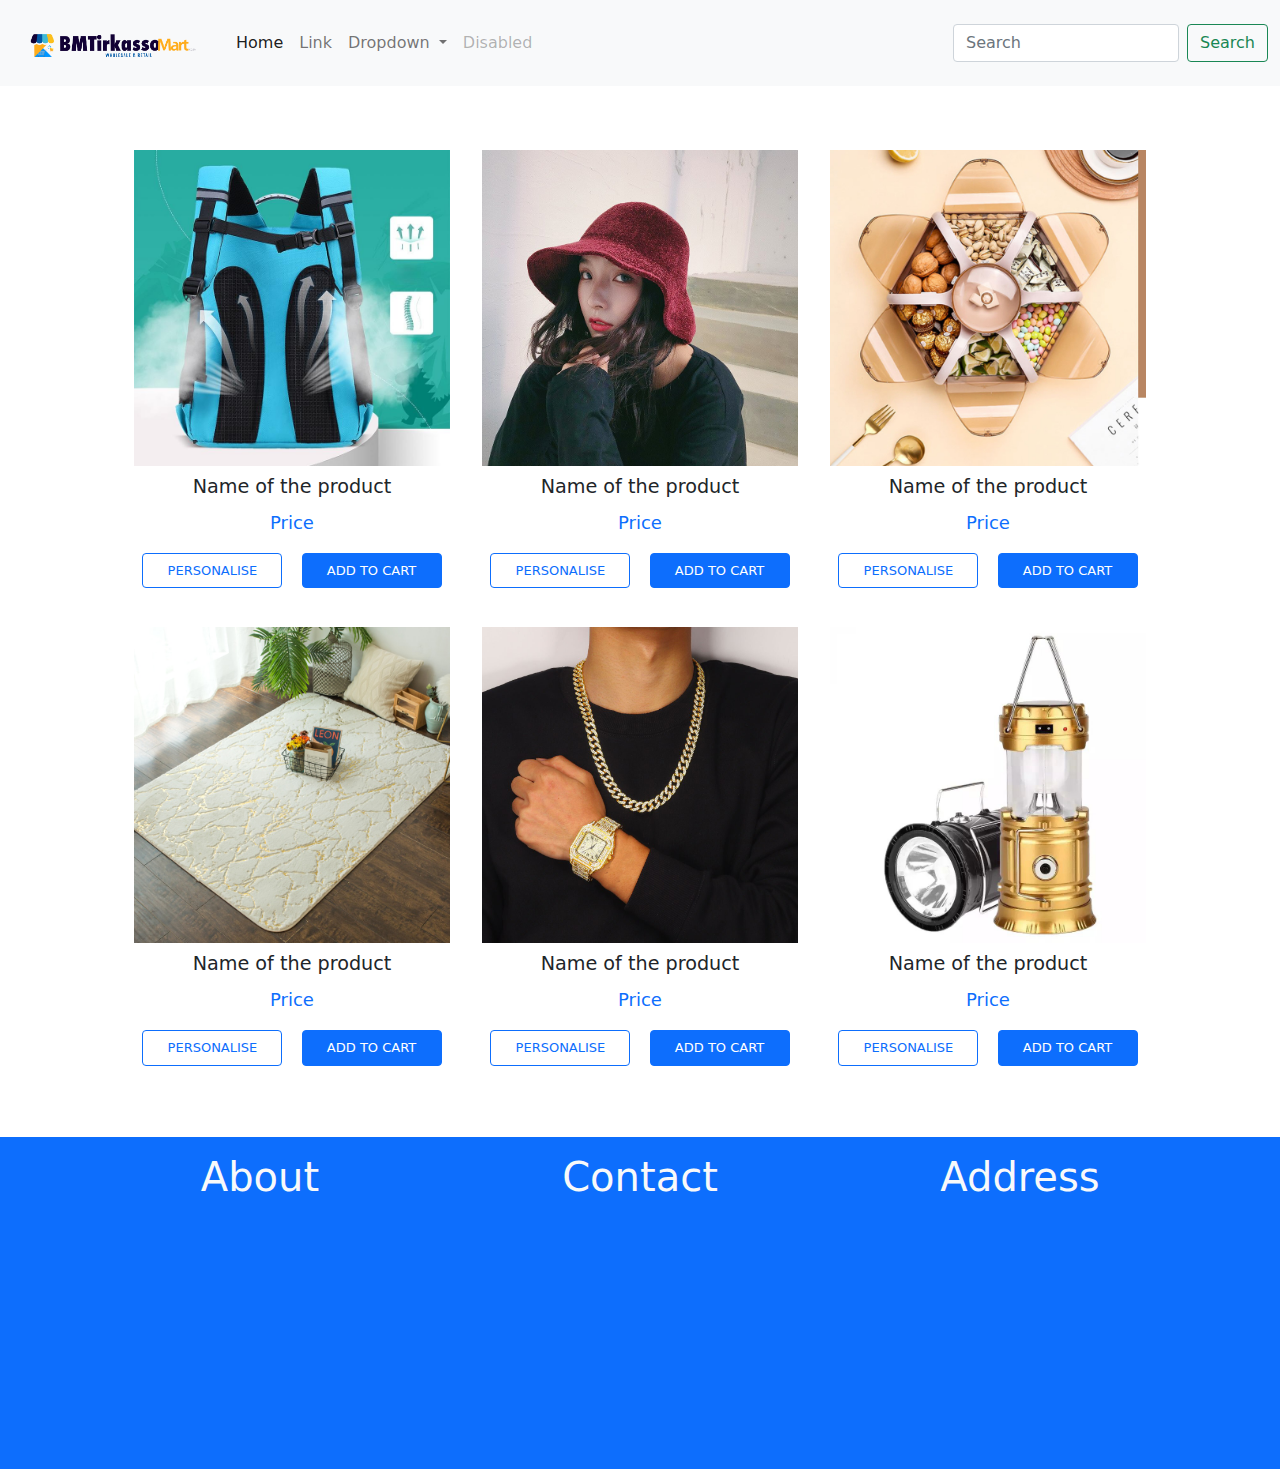
<file: index.html>
<!DOCTYPE html>
<html lang="en">
  <head>
    <meta charset="UTF-8" />
    <meta http-equiv="X-UA-Compatible" content="IE=edge" />
    <meta name="viewport" content="width=device-width, initial-scale=1.0" />
    <title>Bmtirkasso Mart</title>
    <link rel="icon" href="logo/title icon.png" type="image/icon type" />
    <link rel="stylesheet" href="css/bootstrap.min.css" />
    <link rel="stylesheet" href="style.css" />
  </head>
  <body>
    <!-- Navbar -->
    <nav class="navbar navbar-expand-lg navbar-light bg-light">
      <div class="container-fluid">
        <a class="navbar-brand" href="#"
          ><img
            src="logo/Logoforvideo.png"
            alt="logo"
            style="width: 200px; height: 60px; object-fit: cover"
        /></a>
        <button
          class="navbar-toggler"
          type="button"
          data-bs-toggle="collapse"
          data-bs-target="#navbarSupportedContent"
          aria-controls="navbarSupportedContent"
          aria-expanded="false"
          aria-label="Toggle navigation"
        >
          <span class="navbar-toggler-icon"></span>
        </button>
        <div class="collapse navbar-collapse" id="navbarSupportedContent">
          <ul class="navbar-nav me-auto mb-2 mb-lg-0">
            <li class="nav-item">
              <a class="nav-link active" aria-current="page" href="#">Home</a>
            </li>
            <li class="nav-item">
              <a class="nav-link" href="#">Link</a>
            </li>
            <li class="nav-item dropdown">
              <a
                class="nav-link dropdown-toggle"
                href="#"
                id="navbarDropdown"
                role="button"
                data-bs-toggle="dropdown"
                aria-expanded="false"
              >
                Dropdown
              </a>
              <ul class="dropdown-menu" aria-labelledby="navbarDropdown">
                <li><a class="dropdown-item" href="#">Action</a></li>
                <li><a class="dropdown-item" href="#">Another action</a></li>
                <li><hr class="dropdown-divider" /></li>
                <li>
                  <a class="dropdown-item" href="#">Something else here</a>
                </li>
              </ul>
            </li>
            <li class="nav-item">
              <a
                class="nav-link disabled"
                href="#"
                tabindex="-1"
                aria-disabled="true"
                >Disabled</a
              >
            </li>
          </ul>
          <form class="d-flex">
            <input
              class="form-control me-2"
              type="search"
              placeholder="Search"
              aria-label="Search"
            />
            <button class="btn btn-outline-success" type="submit">
              Search
            </button>
          </form>
        </div>
      </div>
    </nav>

    <!-- product show -->
    <section>
      <div class="container">
        <div class="row p-5">
          <div class="col-sm-6 col-md-4 p-3">
            <!-- product image -->
            <div class="img-container">
              <img src="product-image/1.jpeg" alt="product-image" />
            </div>
            <!-- name of the product -->
            <div class="name-container">
              <span>Name of the product</span>
            </div>
            <!-- price -->
            <div class="price-container">
              <span>Price</span>
            </div>
            <!-- buttons -->
            <div class="btn-container">

                <a href="agreement.html"class="btn btn-outline-primary">PERSONALISE</a>
                <a href="#"class="btn btn-primary">ADD TO CART</a>
                
            </div>
          </div>

          <div class="col-sm-6 col-md-4 p-3">
            <!-- product image -->
            <div class="img-container">
              <img src="product-image/2.jpg" alt="product-image" />
            </div>
            <!-- name of the product -->
            <div class="name-container">
              <span>Name of the product</span>
            </div>
            <!-- price -->
            <div class="price-container">
              <span>Price</span>
            </div>
            <!-- buttons -->
            <div class="btn-container">
          
                <a href="agreement.html"class="btn btn-outline-primary">PERSONALISE</a>
                <a href="#"class="btn btn-primary">ADD TO CART</a>
           
            </div>
          </div>

          <div class="col-sm-6 col-md-4 p-3">
            <!-- product image -->
            <div class="img-container">
              <img src="product-image/3.jpg" alt="product-image" />
            </div>
            <!-- name of the product -->
            <div class="name-container">
              <span>Name of the product</span>
            </div>
            <!-- price -->
            <div class="price-container">
              <span>Price</span>
            </div>
            <!-- buttons -->
            <div class="btn-container">
             
                <a href="agreement.html"class="btn btn-outline-primary">PERSONALISE</a>
                <a href="#"class="btn btn-primary">ADD TO CART</a>
            
            </div>
          </div>

          <div class="col-sm-6 col-md-4 p-3">
            <!-- product image -->
            <div class="img-container">
              <img src="product-image/4.jpg" alt="product-image" />
            </div>
            <!-- name of the product -->
            <div class="name-container">
              <span>Name of the product</span>
            </div>
            <!-- price -->
            <div class="price-container">
              <span>Price</span>
            </div>
            <!-- buttons -->
            <div class="btn-container">
          
                <a href="agreement.html"class="btn btn-outline-primary">PERSONALISE</a>
                <a href="#"class="btn btn-primary">ADD TO CART</a>
             
            </div>
          </div>

          <div class="col-sm-6 col-md-4 p-3">
            <!-- product image -->
            <div class="img-container">
              <img src="product-image/5.jpg" alt="product-image" />
            </div>
            <!-- name of the product -->
            <div class="name-container">
              <span>Name of the product</span>
            </div>
            <!-- price -->
            <div class="price-container">
              <span>Price</span>
            </div>
            <!-- buttons -->
            <div class="btn-container">
          
                <a href="agreement.html"class="btn btn-outline-primary">PERSONALISE</a>
                <a href="#"class="btn btn-primary">ADD TO CART</a>
          
            </div>
          </div>

          <div class="col-sm-6 col-md-4 p-3">
            <!-- product image -->
            <div class="img-container">
              <img src="product-image/6.jpeg" alt="product-image" />
            </div>
            <!-- name of the product -->
            <div class="name-container">
              <span>Name of the product</span>
            </div>
            <!-- price -->
            <div class="price-container">
              <span>Price</span>
            </div>
            <!-- buttons -->
            <div class="btn-container">
            
                <a href="agreement.html"class="btn btn-outline-primary">PERSONALISE</a>
                <a href="#"class="btn btn-primary">ADD TO CART</a>
             
            </div>
          </div>
        </div>
      </div>
    </section>


    <!-- footer -->
    <section class="bg-primary p-3">
      <div class="container">
        <div class="row">
        <div class="col contact text-center">
          <span class="h1 text-light">About</span>
        </div>
        <div class="col contact text-center">
          <span class="h1 text-light">Contact</span>
        </div>
        <div class="col contact text-center">
          <span class="h1 text-light">Address</span>
        </div>
        </div>
      </div>
    </section>

    <script src="js/bootstrap.bundle.js"></script>
  </body>
</html>
</file>
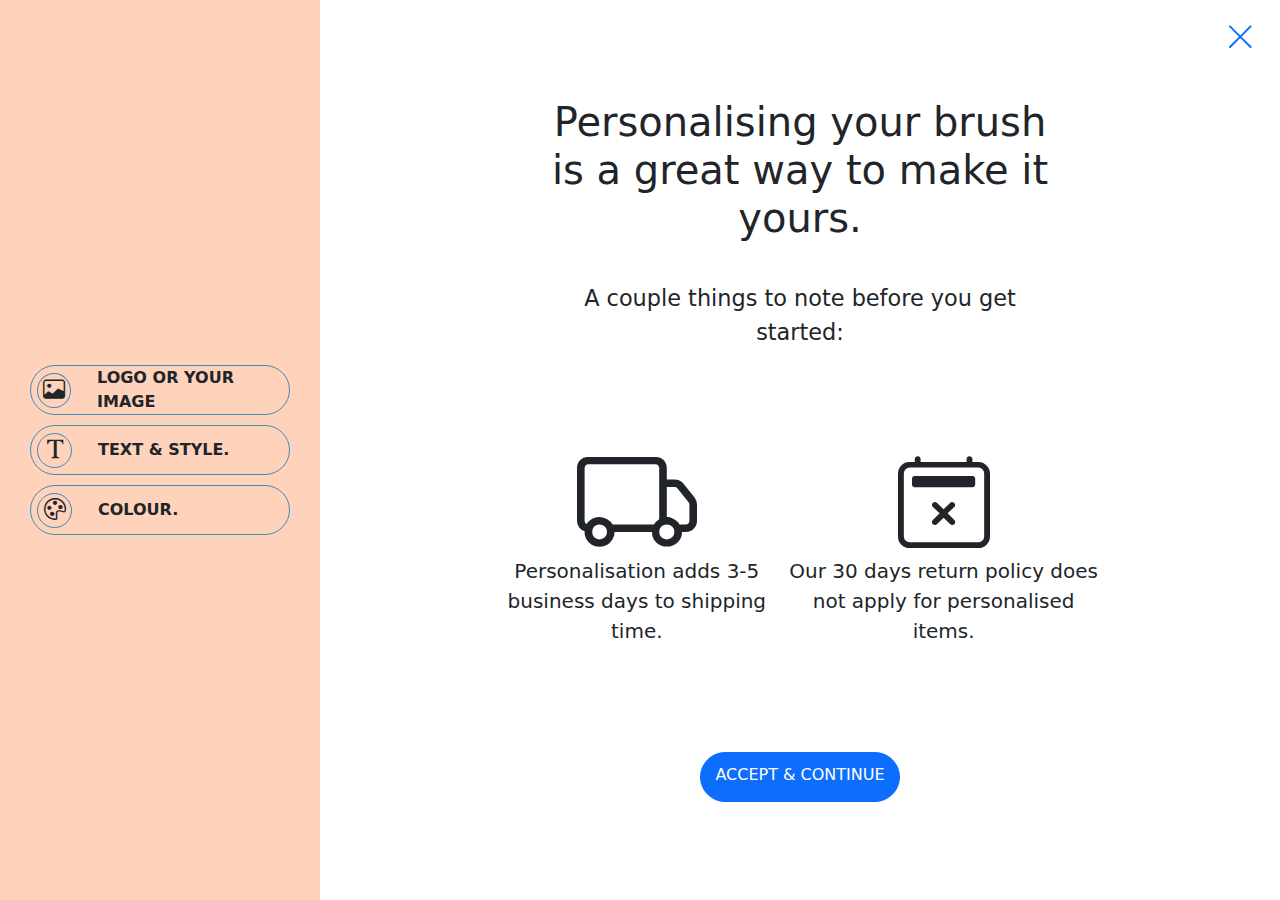
<file: agreement.html>
<!DOCTYPE html>
<html lang="en">
  <head>
    <meta charset="UTF-8" />
    <meta http-equiv="X-UA-Compatible" content="IE=edge" />
    <meta name="viewport" content="width=device-width, initial-scale=1.0" />
    <title>Agreement</title>
    <link rel="icon" href="logo/title icon.png" type="image/icon type" />
    <link rel="stylesheet" href="css/bootstrap.min.css" />
    <link
      rel="stylesheet"
      href="https://cdn.jsdelivr.net/npm/bootstrap-icons@1.9.1/font/bootstrap-icons.css"
    />
    <link rel="stylesheet" href="agreement.css" />
  </head>
  <body>
    <!--  -->
    <section>
      <div class="container-fluid">
        <div class="row g-0">
          <!-- edit preview -->
          <div class="col-3 d-none d-lg-block">
            <div class="main-section">
              <div class="wrapper">
                <!-- image and logo -->
                <div class="image-and-logo">
                  <div class="font-icon">
                    <i class="bi bi-image"></i>
                  </div>
                  <div class="text"><span>LOGO OR YOUR IMAGE</span></div>
                </div>
                <!-- text and style -->
                <div class="text-and-style">
                  <div class="font-icon">
                    <i class="bi bi-fonts"></i>
                  </div>
                  <div class="text"><span>TEXT & STYLE.</span></div>
                </div>
                <!-- color -->
                <div class="colors">
                  <div class="font-icon">
                    <i class="bi bi-palette"></i>
                  </div>
                  <div class="text"><span>COLOUR.</span></div>
                </div>
                
                
              </div>
            </div>
          </div>

          <!-- agreement -->
          <div class="col-12 col-lg-9">
            <div class="agreement-content p-2">
              <!-- header -->
              <div class="agreement-title">
                <h1 class="first-visible">
                  Personalising your brush is a great way to make it yours.
                </h1>
                <h1 class="second-visible">
                  Make it yours
                </h1>
                <p class="lead">
                  A couple things to note before you get started:
                </p>
              </div>
              <!-- icons and text -->
              <div class="icons-and-text">
                <div class="truck-and-description">
                  <div class="truck-icon">
                    <i class="bi bi-truck"></i>
                  </div>
                  <p>
                    Personalisation adds 3-5 business days to shipping time.
                  </p>
                </div>
                <div class="calender-and-description">
                  <div class="calender-icon">
                    <i class="bi bi-calendar2-x"></i>
                  </div>
                  <p>
                    Our 30 days return policy does not apply for personalised items.
                  </p>
                </div>
              </div>
              <!-- accept button -->
              <div class="accept-btn">
                <a href="personalisation.html" class="btn btn-primary">ACCEPT & CONTINUE</a>
              </div>
            </div>
          </div>
        </div>
      </div>
    </section>
    <!-- close button -->
    <div class="close-btn">
      <a href="index.html"><i class="bi bi-x-lg"></i></a>
    </div>

    <script src="js/bootstrap.bundle.js"></script>
  </body>
</html>
</file>
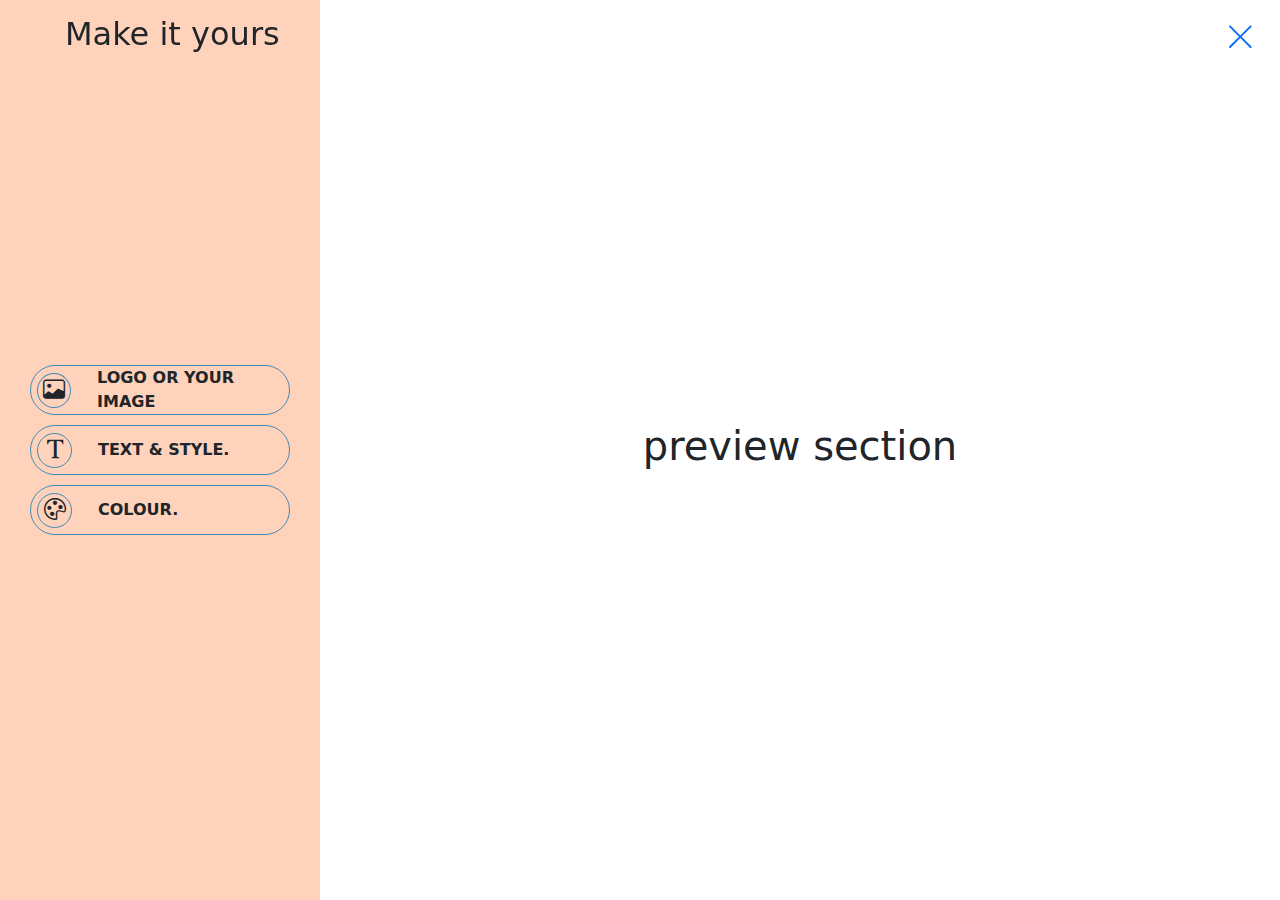
<file: personalisation.html>
<!DOCTYPE html>
<html lang="en">
  <head>
    <meta charset="UTF-8" />
    <meta http-equiv="X-UA-Compatible" content="IE=edge" />
    <meta name="viewport" content="width=device-width, initial-scale=1.0" />
    <title>Personalisation</title>
    <link rel="stylesheet" href="css/bootstrap.min.css" />
    <link
      rel="stylesheet"
      href="https://cdn.jsdelivr.net/npm/bootstrap-icons@1.9.1/font/bootstrap-icons.css"
    />
    <link rel="stylesheet" href="personalisation.css" />
  </head>
  <body>
<!-- header -->
<div class="header d-none d-lg-block">
    <h2>Make it yours</h2>
</div>
    <!--  -->
    <section>
      <div class="container-fluid">
        <div class="row g-0" id="flex">
          <div class="col-12 col-lg-3" id="a">
            <!-- main section -->
            <div class="main-section">
              <div class="wrapper">
                <!-- image and logo -->
                <div class="image-and-logo">
                  <div class="font-icon">
                    <i class="bi bi-image"></i>
                  </div>
                  <div class="text"><span>LOGO OR YOUR IMAGE</span></div>
                </div>
                <!-- text and style -->
                <div class="text-and-style">
                  <div class="font-icon">
                    <i class="bi bi-fonts"></i>
                  </div>
                  <div class="text"><span>TEXT & STYLE.</span></div>
                </div>
                <!-- color -->
                <div class="colors">
                  <div class="font-icon">
                    <i class="bi bi-palette"></i>
                  </div>
                  <div class="text"><span>COLOUR.</span></div>
                </div>
                
                
              </div>
            </div>
          </div>
          <div class="col-12 col-lg-9" id="b">
            <!-- preview section -->
            <div class="preview-section">
              <h1>preview section</h1>
            </div>
          </div>
        </div>
      </div>
    </section>
    <!-- close button -->
    <div class="close-btn">
        <a href="index.html"><i class="bi bi-x-lg"></i></a>
      </div>

    <script src="js/bootstrap.bundle.js"></script>
  </body>
</html>
</file>
<file: style.css>
*{
    margin: 0;
    padding: 0;
    box-sizing: border-box;
}
body{
    width: 100%;
    height: 100vh;
}

.img-container img{
    width: 100%;
    object-fit: contain;
}
.name-container{
    font-size: larger;
    text-align: center;
    padding: 7px;
}
.price-container{
    font-size: large;
    color: #0D6EFD;
    text-align: center;
    padding-bottom: 10px;
}
.btn-container{
    width: 100%;
    text-align: center;
}

.btn-container a{
font-size: small;
width: 140px;
padding: 7px;
margin: 7px;
}

/* footer section */

.contact{
    height: 300px;
}
</file>
<file: agreement.css>
* {
  margin: 0;
  padding: 0;
  box-sizing: border-box;
}
body {
  height: 100vh;
  width: 100vw;
}
.container-fluid {
  margin: 0;
  padding: 0;
}
.main-section {
  height: 100vh;
  background-color: #FFD2BB;
  display: flex;
  justify-content: space-around;
  align-items: center;
}
.main-section .wrapper {
  width: 100%;
  margin: 20px;
}
/* text */
.text-and-style {
  border: 1px solid #408AB4;
  height: 50px;
  border-radius: 25px;
  display: flex;
  justify-content: flex-start;
  align-items: center;
  margin: 10px;
}
.text-and-style .font-icon {
  width: 35px;
  height: 35px;
  border: 1px solid #408AB4;
  border-radius: 50%;
  display: flex;
  justify-content: center;
  align-items: center;
  margin: 6px;
}
.text-and-style .font-icon .bi {
  font-size: 30px;
  padding: 5px;
}
.text-and-style .text {
  margin-left: 20px;
}
.text-and-style .text span {
  font-weight: 600;
  font-size: 1rem;
}
/* image */
.image-and-logo {
  border: 1px solid #408AB4;
  height: 50px;
  border-radius: 25px;
  display: flex;
  justify-content: flex-start;
  align-items: center;
  margin: 10px;
}
.image-and-logo .font-icon {
  width: 35px;
  height: 35px;
  border: 1px solid #408AB4;
  border-radius: 50%;
  display: flex;
  justify-content: center;
  align-items: center;
  margin: 6px;
}
.image-and-logo .font-icon .bi {
  font-size: 22px;
  padding: 5px;
}
.image-and-logo .text {
  margin-left: 20px;
}
.image-and-logo .text span {
  font-weight: 600;
  font-size: 1rem;
}
/* color */
.colors {
  border: 1px solid #408AB4;
  height: 50px;
  border-radius: 25px;
  display: flex;
  justify-content: flex-start;
  align-items: center;
  margin: 10px;
}
.colors .font-icon {
  width: 35px;
  height: 35px;
  border: 1px solid #408AB4;
  border-radius: 50%;
  display: flex;
  justify-content: center;
  align-items: center;
  margin: 6px;
}
.colors .font-icon .bi {
  font-size: 22px;
  padding: 5px;
}
.colors .text {
  margin-left: 20px;
}
.colors .text span {
  font-weight: 600;
  font-size: 1rem;
}

.agreement-content {
  height: 100vh;
  display: flex;
  justify-content: space-evenly;
  align-items: center;
  flex-direction: column;
}
.agreement-content .agreement-title {
  text-align: center;
  width: 55%;
}
.agreement-content .agreement-title .second-visible {
  display: none;
}
.agreement-content .agreement-title .lead {
  font-size: 1.4rem;
  font-weight: 400;
  margin-top: 40px;
}

.agreement-content .icons-and-text {
  width: 65%;
  display: flex;
  justify-content: space-between;
  align-items: center;
}
.icons-and-text .truck-and-description p {
  text-align: center;
  font-size: 20px;
}
.icons-and-text .truck-and-description .truck-icon {
  width: 100%;
}
.truck-icon {
  display: flex;
  justify-content: center;
  align-items: center;
  width: 150px;
  height: 100px;
  font-size: 120px;
}

.icons-and-text .calender-and-description p {
  text-align: center;
  font-size: 20px;
}
.icons-and-text .calender-and-description .calender-icon {
  width: 100%;
}
.calender-icon {
  display: flex;
  justify-content: center;
  align-items: center;
  width: 150px;
  height: 100px;
  font-size: 92px;
}

.close-btn {
  position: fixed;
  right: 25px;
  top: 15px;
  font-size: 30px;
  font-weight: bold;
}
.accept-btn {
  border-radius: 25px;
  height: 50px;
  width: 200px;
  display: flex;
  justify-content: center;
  align-items: center;
}
.accept-btn .btn {
  padding: 10px;
  border-radius: 25px;
  width: 100%;
  height: 100%;
}

@media screen and (max-width: 992px) {
  .agreement-content {
    display: flex;
    justify-content: center;
    align-items: center;
  }
  .agreement-content .agreement-title .first-visible {
    display: none;
  }
  .agreement-content .agreement-title .second-visible {
    display: block;
  }
  .agreement-content .icons-and-text {
    display: block;
    width: 75%;
  }
  .icons-and-text .truck-and-description {
    display: flex;
    justify-content: space-evenly;
    align-items: center;
  }
  .icons-and-text .calender-and-description {
    display: flex;
    justify-content: space-evenly;
    align-items: center;
  }
  .icons-and-text .truck-and-description .truck-icon {
    width: auto
  }
  .truck-icon {
    width: 100px;
    height: 100px;
    font-size: 60px;
  }
  .icons-and-text .calender-and-description .calender-icon {
    width: auto;
  }
  .calender-icon {
    width: 100px;
    height: 100px;
    font-size: 47px;
  }
  .icons-and-text .truck-and-description p {
    /* text-align: justify; */
    font-size: 0.9rem;
    margin-left: 10px;
  }
  .icons-and-text .calender-and-description p {
    /* text-align: justify; */
    font-size: 0.9rem;
    margin-left: 10px ;
  }
  .agreement-content .agreement-title .lead {
    font-size: 1.2rem;
    font-weight: 400;
    margin-top: 40px;
  }
  
}

/* @media screen and (max-width: 768px) {
  .img-preview {
    display: none;
  }
} */
</file>
<file: personalisation.css>
*,
body {
  margin: 0;
  padding: 0;
  box-sizing: border-box;
}
.header {
  position: fixed;
  left: 65px;
  top: 15px;
}
.container-fluid {
  margin: 0;
  padding: 0;
  box-sizing: border-box;
}
.main-section {
  height: 100vh;
  background-color: #FFD2BB;
  display: flex;
  justify-content: space-around;
  align-items: center;
}
.main-section .wrapper {
  width: 100%;
  margin: 20px;
}
/* text */
.text-and-style {
  border: 1px solid #408AB4;
  height: 50px;
  border-radius: 25px;
  display: flex;
  justify-content: flex-start;
  align-items: center;
  cursor: pointer;
  margin: 10px;
}
.text-and-style .font-icon {
  width: 35px;
  height: 35px;
  border: 1px solid #408AB4;
  border-radius: 50%;
  display: flex;
  justify-content: center;
  align-items: center;
  margin: 6px;
}
.text-and-style .font-icon .bi {
  font-size: 30px;
  padding: 5px;
}
.text-and-style .text {
  margin-left: 20px;
}
.text-and-style .text span {
  font-weight: 600;
  font-size: 1rem;
}
/* image */
.image-and-logo {
  border: 1px solid #408AB4;
  height: 50px;
  border-radius: 25px;
  display: flex;
  justify-content: flex-start;
  align-items: center;
  cursor: pointer;
  margin: 10px;
}
.image-and-logo .font-icon {
  width: 35px;
  height: 35px;
  border: 1px solid #408AB4;
  border-radius: 50%;
  display: flex;
  justify-content: center;
  align-items: center;
  margin: 6px;
}
.image-and-logo .font-icon .bi {
  font-size: 22px;
  padding: 5px;
}
.image-and-logo .text {
  margin-left: 20px;
}
.image-and-logo .text span {
  font-weight: 600;
  font-size: 1rem;
}
/* color */
.colors {
  border: 1px solid #408AB4;
  height: 50px;
  border-radius: 25px;
  display: flex;
  justify-content: flex-start;
  align-items: center;
  cursor: pointer;
  margin: 10px;
}
.colors .font-icon {
  width: 35px;
  height: 35px;
  border: 1px solid #408AB4;
  border-radius: 50%;
  display: flex;
  justify-content: center;
  align-items: center;
  margin: 6px;
}
.colors .font-icon .bi {
  font-size: 22px;
  padding: 5px;
}
.colors .text {
  margin-left: 20px;
}
.colors .text span {
  font-weight: 600;
  font-size: 1rem;
}

.preview-section {
  height: 100vh;
  display: flex;
  justify-content: center;
  align-items: center;
}
.for-image{
    overflow: hidden;
}

.input-file{
height: 50px;
}


.close-btn {
  position: fixed;
  right: 25px;
  top: 15px;
  font-size: 30px;
  font-weight: bold;
}
@media screen and (max-width: 992px) {
  #flex {
    display: flex;
    flex-direction: column;
  }
  #a {
    order: 2;
  }
  #b {
    order: 1;
  }
  .main-section {
    display: block;
  }
  .main-section .wrapper {
    display: flex;
    justify-content: space-between;
    flex-direction: row;
    width: 100%;
    margin: 0;
  }
  /* image and logo */
  .image-and-logo {
    display: flex;
    justify-content: center;
    align-items: center;
    flex-direction: column;
    height: 100px;
    border: none;
  }
  .image-and-logo .font-icon {
    margin: 0px;
  }
  .image-and-logo .text {
    margin-left: 0px;
  }
  .image-and-logo .text span {
    font-size: 0.6rem;
  }
  /* text and style */
  .text-and-style {
    display: flex;
    justify-content: center;
    align-items: center;
    flex-direction: column;
    height: 100px;
    border: none;
  }
  .text-and-style .font-icon {
    margin: 0px;
  }
  .text-and-style .text {
    margin-left: 0px;
  }
  .text-and-style .text span {
    font-size: 0.6rem;
  }
  /* colors */
  .colors {
    display: flex;
    justify-content: center;
    align-items: center;
    flex-direction: column;
    height: 100px;
    border: none;
  }
  .colors.font-icon {
    margin: 0px;
  }
  .colors .text {
    margin-left: 0px;
  }
  .colors .text span {
    font-size: 0.6rem;
  }
}
</file>
